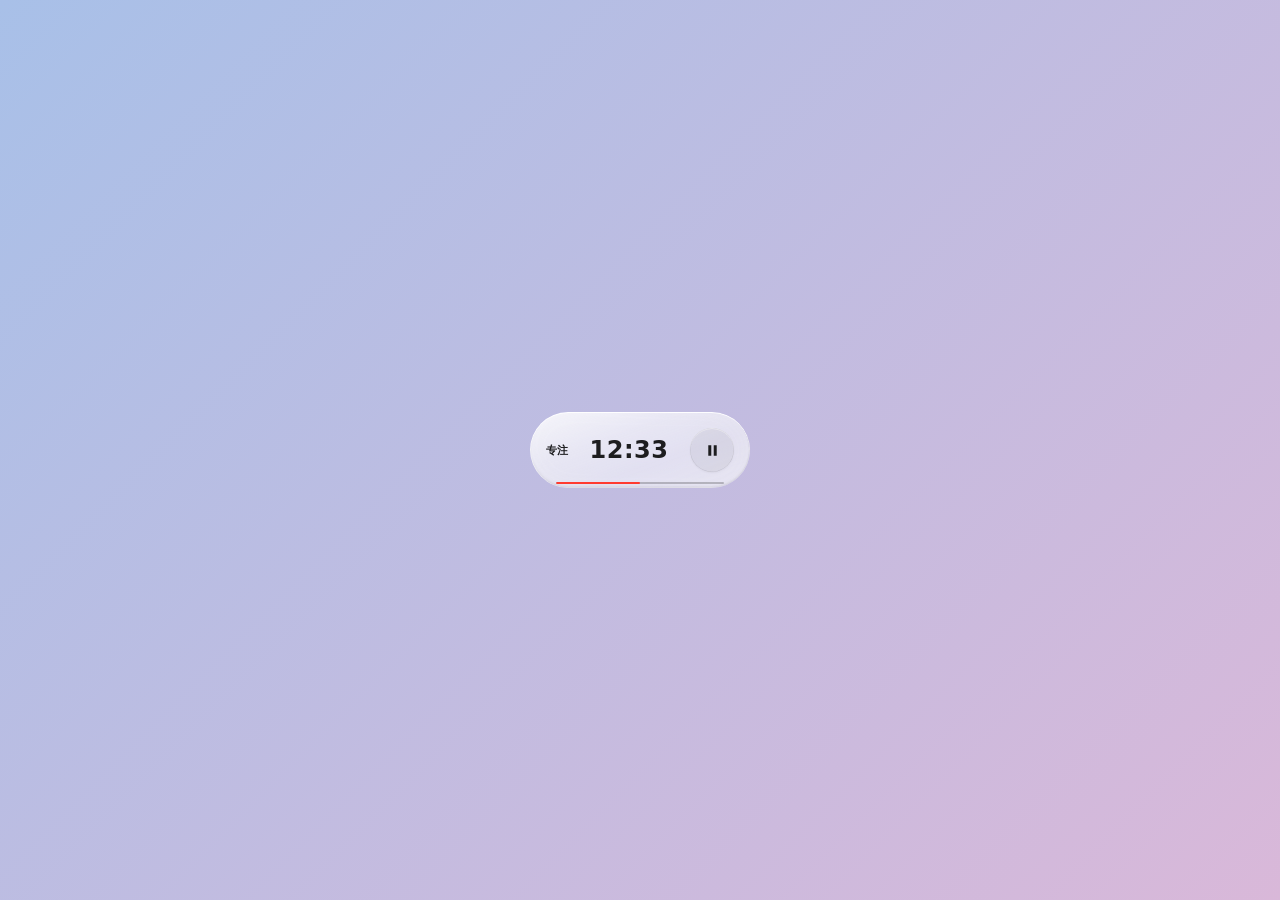
<file: index.html>
<!doctype html>
<html lang="zh-CN" data-theme="light" data-material="liquid_glass">
  <head>
    <meta charset="UTF-8" />
    <meta name="viewport" content="width=device-width, initial-scale=1.0" />
    <title>番茄钟</title>
    <script type="module" crossorigin src="./assets/main-Blt7ApOy.js"></script>
    <link rel="modulepreload" crossorigin href="./assets/menu-COn12ifz.js">
    <link rel="stylesheet" crossorigin href="./assets/menu-DURpn6do.css">
  </head>
  <body>
    <div id="app" class="app mini" data-phase="work">
      <!-- 迷你胶囊 -->
      <div id="pill" class="pill">
        <span id="pill-phase" class="pill-phase">专注</span>
        <span id="pill-time" class="pill-time" aria-live="polite" aria-atomic="true">25:00</span>
        <button id="btn-toggle-run" class="icon-btn" title="开始/暂停" aria-label="开始或暂停">
          <svg id="icon-play" viewBox="0 0 16 16" width="15" height="15"><path d="M4 2.5v11l9-5.5z" fill="currentColor"/></svg>
          <svg id="icon-pause" viewBox="0 0 16 16" width="15" height="15" style="display:none"><path d="M3.5 2.5h3.2v11H3.5zM9.3 2.5h3.2v11H9.3z" fill="currentColor"/></svg>
        </button>
        <!-- v11：胶囊底部 2px 进度条（snapshot remaining/total 驱动，前端不自算）；
             左右 26px inset = 胶囊底边平段弦长（半径38圆角外区域不可见） -->
        <div class="pill-progress" role="progressbar" aria-label="本阶段进度" aria-valuemin="0" aria-valuemax="100" aria-valuenow="0"><div id="pill-progress-bar"></div></div>
      </div>

      <!-- 展开面板 -->
      <div id="panel" class="panel">
        <header id="panel-head" class="panel-head">
          <div class="panel-timer">
            <div id="panel-phase" class="panel-phase">专注</div>
            <div id="panel-time" class="panel-time" aria-live="polite" aria-atomic="true">25:00</div>
            <p id="pause-note" class="pause-note" hidden></p>
            <div class="progress-track" role="progressbar" aria-label="本阶段进度" aria-valuemin="0" aria-valuemax="100" aria-valuenow="0"><div id="progress-bar" class="progress-bar"></div></div>
            <div id="cycle-dots" class="cycle-dots" aria-label="本组番茄进度"></div>
            <input id="focus-label" class="focus-label" type="text" maxlength="40" placeholder="正在做（可选）" aria-label="正在做" />
          </div>
        </header>

        <div class="controls">
          <button id="btn-primary" class="btn btn-primary">开始</button>
          <button id="btn-reset" class="btn">重置</button>
          <button id="btn-switch" class="btn btn-switch" title="跳过本阶段，本次不计入" aria-label="跳过本阶段，本次不计入">
            <span class="switch-label">跳过</span>
          </button>
        </div>

        <section class="stats">
          <div class="section-caption">统计</div>
          <div class="stat-cards">
            <div class="stat-card">
              <div id="stat-today-count" class="stat-num">0</div>
              <div class="stat-label">今日 / 目标</div>
            </div>
            <div class="stat-card">
              <div id="stat-today-min" class="stat-num">0</div>
              <div class="stat-label">专注分钟</div>
            </div>
            <div class="stat-card">
              <div id="stat-streak" class="stat-num">0</div>
              <div class="stat-label">连续天数</div>
            </div>
          </div>
          <div class="chart-head">
            <div class="seg-switch" role="group" aria-label="统计范围">
              <button id="range-week" class="seg-opt active">周</button>
              <button id="range-month" class="seg-opt">月</button>
            </div>
            <div class="chart-title-wrap">
              <button id="month-prev" class="month-nav" aria-label="上个月" hidden>‹</button>
              <span id="chart-title" class="chart-title">本周</span>
              <button id="month-next" class="month-nav" aria-label="下个月" hidden>›</button>
            </div>
            <div class="seg-switch" role="group" aria-label="统计单位">
              <button id="unit-count" class="seg-opt active">个数</button>
              <button id="unit-min" class="seg-opt">分钟</button>
            </div>
          </div>
          <div class="week-chart" id="week-chart" aria-label="本周每日番茄数"></div>
          <div class="month-chart" id="month-chart" aria-label="当月每日番茄热力" hidden></div>
        </section>

        <div class="panel-foot">
          <button id="btn-settings" class="foot-settings" type="button" aria-label="设置">设置</button>
          <button id="btn-collapse" class="collapse-btn" aria-label="收起">
            <svg viewBox="0 0 12 7" width="12" height="7"><path d="M1 6l5-5 5 5" fill="none" stroke="currentColor" stroke-width="1.6" stroke-linecap="round" stroke-linejoin="round"/></svg>
          </button>
        </div>

        <!-- 设置抽屉：从右滑入覆盖面板 -->
        <div id="drawer" class="drawer">
          <div class="drawer-head">
            <button id="btn-drawer-back" class="icon-btn" aria-label="返回">
              <svg viewBox="0 0 16 16" width="14" height="14"><path d="M10 3L5 8l5 5" fill="none" stroke="currentColor" stroke-width="1.8" stroke-linecap="round" stroke-linejoin="round"/></svg>
            </button>
            <span class="drawer-title">设置</span>
          </div>
          <section class="settings">
            <div class="section-caption">时长（分钟）</div>
            <div class="group-card">
              <div class="setting-row">
                <span>工作</span>
                <span class="stepper">
                  <button class="step-btn" data-step="work:-1" aria-label="减少工作时长">−</button>
                  <span class="stepper-val"><input id="input-work" type="number" inputmode="numeric" min="1" max="120" value="25" aria-label="工作时长（分钟）" /></span>
                  <button class="step-btn" data-step="work:1" aria-label="增加工作时长">+</button>
                </span>
              </div>
              <div class="setting-row">
                <span>短休息</span>
                <span class="stepper">
                  <button class="step-btn" data-step="short:-1" aria-label="减少短休息时长">−</button>
                  <span class="stepper-val"><input id="input-short" type="number" inputmode="numeric" min="1" max="60" value="5" aria-label="短休息时长（分钟）" /></span>
                  <button class="step-btn" data-step="short:1" aria-label="增加短休息时长">+</button>
                </span>
              </div>
              <div class="setting-row">
                <span>长休息</span>
                <span class="stepper">
                  <button class="step-btn" data-step="long:-1" aria-label="减少长休息时长">−</button>
                  <span class="stepper-val"><input id="input-long" type="number" inputmode="numeric" min="1" max="60" value="15" aria-label="长休息时长（分钟）" /></span>
                  <button class="step-btn" data-step="long:1" aria-label="增加长休息时长">+</button>
                </span>
              </div>
            </div>
            <div class="section-caption">循环 · 目标</div>
            <div class="group-card">
              <div class="setting-row">
                <span>长休间隔（个）</span>
                <span class="stepper">
                  <button class="step-btn" data-step="every:-1" aria-label="减少长休间隔">−</button>
                  <span class="stepper-val"><input id="input-every" type="number" inputmode="numeric" min="2" max="10" value="4" aria-label="长休间隔（个）" /></span>
                  <button class="step-btn" data-step="every:1" aria-label="增加长休间隔">+</button>
                </span>
              </div>
              <!-- 08-16：每日目标（默认 8 个）——周柱/月格刻度锚点 + 周图目标虚线；分钟口径自动换算=个数×工作时长。
                   并入循环卡不设独立节：回到 v11 布局不动点（386px < 可用 401px），免滚动免加高 -->
              <div class="setting-row">
                <span>每日目标（个）</span>
                <span class="stepper">
                  <button class="step-btn" data-step="goal:-1" aria-label="减少每日目标">−</button>
                  <span class="stepper-val"><input id="input-goal" type="number" inputmode="numeric" min="1" max="20" value="8" aria-label="每日目标（个）" /></span>
                  <button class="step-btn" data-step="goal:1" aria-label="增加每日目标">+</button>
                </span>
              </div>
              <div class="setting-row toggle-row">
                <span>自动开始下一阶段</span>
                <button id="toggle-auto-start" class="toggle" role="switch" aria-checked="false" aria-label="自动开始下一阶段">
                  <span class="toggle-knob"></span>
                </button>
              </div>
              <div class="setting-row export-row">
                <span id="export-label">导出统计</span>
                <button id="btn-export" type="button" aria-labelledby="export-label">导出</button>
                <p id="export-path" class="export-path" hidden></p>
              </div>
              <div class="setting-row toggle-row">
                <span>完成提示音</span>
                <button id="toggle-sound" class="toggle on" role="switch" aria-checked="true" aria-label="完成提示音">
                  <span class="toggle-knob"></span>
                </button>
              </div>
            </div>
            <div class="section-caption">外观</div>
            <div class="group-card">
              <div class="setting-row theme-row">
                <span>主题</span>
                <div class="theme-switch" role="group" aria-label="主题">
                  <button data-theme-opt="light" class="theme-opt active">浅色</button>
                  <button data-theme-opt="dark" class="theme-opt">深色</button>
                </div>
              </div>
              <div class="setting-row material-row">
                <span>材质</span>
                <div class="theme-switch" role="group" aria-label="材质">
                  <button data-material-opt="classic" class="material-opt">经典</button>
                  <button data-material-opt="liquid_glass" class="material-opt active">液态玻璃</button>
                </div>
              </div>
              <!-- 08-16 v16：三阶段自定义配色；v16b 色块点击弹自绘 iOS 风色盘（方块+彩虹条+HEX），
                   行内色号框直接输入，「默认」恢复主题默认色；None 不落 config -->
              <div class="setting-row color-row">
                <span>专注色</span>
                <span class="color-ctl">
                  <button class="color-swatch" data-color="work" aria-label="专注色色盘"></button>
                  <input type="text" class="color-hex" data-color="work" value="#ff3b30" maxlength="7" spellcheck="false" aria-label="专注色色号">
                  <button class="color-reset" data-color="work" title="恢复默认">默认</button>
                </span>
              </div>
              <div class="setting-row color-row">
                <span>休息色</span>
                <span class="color-ctl">
                  <button class="color-swatch" data-color="short_break" aria-label="休息色色盘"></button>
                  <input type="text" class="color-hex" data-color="short_break" value="#34c759" maxlength="7" spellcheck="false" aria-label="休息色色号">
                  <button class="color-reset" data-color="short_break" title="恢复默认">默认</button>
                </span>
              </div>
              <div class="setting-row color-row">
                <span>长休色</span>
                <span class="color-ctl">
                  <button class="color-swatch" data-color="long_break" aria-label="长休色色盘"></button>
                  <input type="text" class="color-hex" data-color="long_break" value="#0a84ff" maxlength="7" spellcheck="false" aria-label="长休色色号">
                  <button class="color-reset" data-color="long_break" title="恢复默认">默认</button>
                </span>
              </div>
            </div>
            <!-- v11：快捷键改键（单行分组卡无标题=既有拍板先例）；键帽点击即录，× 一键关闭 -->
            <div class="group-card">
              <div class="setting-row hotkey-row">
                <span>快捷键</span>
                <span class="hotkey-ctl">
                  <button id="hotkey-cap" class="hotkey-cap" title="点击录制新快捷键">…</button>
                  <button id="hotkey-off" class="hotkey-off" title="关闭快捷键" aria-label="关闭快捷键">
                    <svg viewBox="0 0 10 10" width="9" height="9"><path d="M1 1l8 8M9 1l-8 8" stroke="currentColor" stroke-width="1.4" stroke-linecap="round"/></svg>
                  </button>
                </span>
              </div>
            </div>
          </section>
          <!-- v16b 自绘 iOS 风色盘（抽屉内浮层）：上部饱和度×明度方块、下部彩虹色相条、
               底部 HEX+完成；三行共用，点色块打开并锚定该阶段 -->
          <div class="color-pop" hidden>
            <div class="cp-sv"><div class="cp-dot"></div></div>
            <div class="cp-hue"><div class="cp-hue-dot"></div></div>
            <div class="cp-foot">
              <input class="cp-hex" maxlength="7" spellcheck="false" aria-label="色号">
              <button class="cp-done">完成</button>
            </div>
          </div>
        </div>
      </div>
    </div>

    <!-- 右键菜单（自绘苹果风，主题跟随 CSS 变量） -->
    <div id="ctx-menu" class="ctx-menu" role="menu" aria-hidden="true">
      <button id="ctx-toggle" class="ctx-item" role="menuitem">开始</button>
      <button id="ctx-reset" class="ctx-item" role="menuitem">重置</button>
      <button id="ctx-settings" class="ctx-item" role="menuitem">设置…</button>
      <button id="ctx-autostart" class="ctx-item" role="menuitemcheckbox" aria-checked="false">开机自启</button>
      <button id="ctx-quit" class="ctx-item" role="menuitem">退出</button>
    </div>
  </body>
</html>
</file>
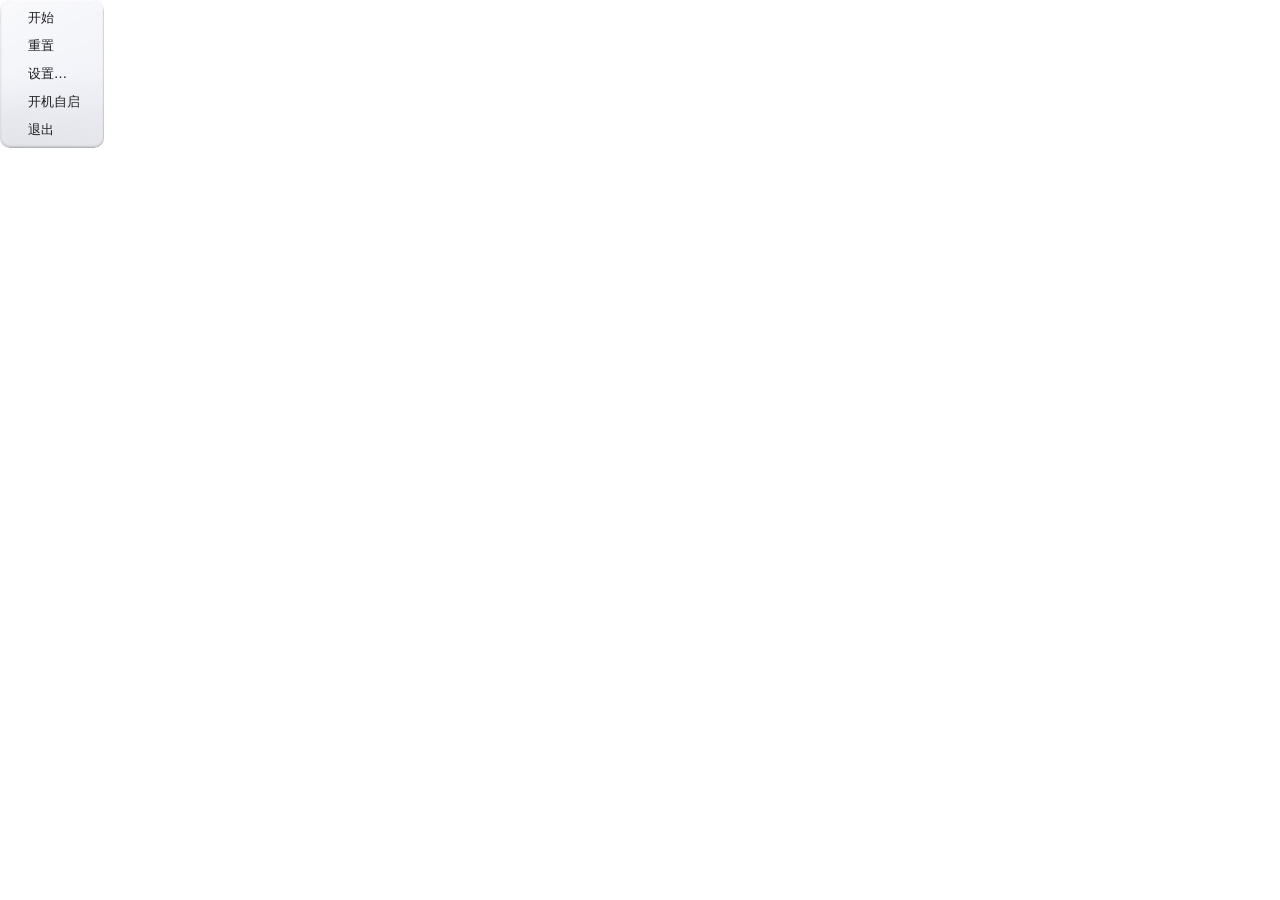
<file: tray-menu.html>
<!doctype html>
<html lang="zh-CN" data-theme="light" data-material="liquid_glass">
  <head>
    <meta charset="UTF-8" />
    <meta name="viewport" content="width=device-width, initial-scale=1.0" />
    <title>番茄钟菜单</title>
    <script type="module" crossorigin src="./assets/traymenu-_OBBtCHT.js"></script>
    <link rel="modulepreload" crossorigin href="./assets/menu-COn12ifz.js">
    <link rel="stylesheet" crossorigin href="./assets/menu-DURpn6do.css">
  </head>
  <body class="tray-menu-page">
    <!-- 复用应用内 ctx-menu 苹果风；四项：开始/暂停（动态文案）、设置…、开机自启✓、退出 -->
    <div id="tray-menu" class="ctx-menu open" role="menu" aria-label="托盘菜单">
      <button id="tm-toggle" class="ctx-item" role="menuitem">开始</button>
      <button id="tm-reset" class="ctx-item" role="menuitem">重置</button>
      <button id="tm-settings" class="ctx-item" role="menuitem">设置…</button>
      <button id="tm-autostart" class="ctx-item" role="menuitemcheckbox" aria-checked="false">开机自启</button>
      <button id="tm-quit" class="ctx-item" role="menuitem">退出</button>
    </div>
  </body>
</html>
</file>
<file: assets/menu-DURpn6do.css>
:root{color-scheme:light;--font: -apple-system, BlinkMacSystemFont, "SF Pro Text", "Segoe UI", "PingFang SC", "Microsoft YaHei", system-ui, sans-serif;--bg: #f4f4f8;--bg-solid: #f5f5f7;--surface: rgba(255, 255, 255, .92);--surface-strong: #ffffff;--hairline: rgba(0, 0, 0, .1);--text: #1d1d1f;--text-secondary: #6e6e73;--text-tertiary: #5c5c61;--break-text: #0b7a32;--long-text: #0055b3;--on-phase: #1d1d1f;--separator: rgba(0, 0, 0, .08);--shadow: 0 8px 28px rgba(0, 0, 0, .14), 0 1px 4px rgba(0, 0, 0, .08);--accent: #0071e3;--accent-text: #ffffff;--btn-secondary: #dcdce2;--bar-empty: rgba(0, 0, 0, .18);--input-bg: rgba(120, 120, 128, .18);--track: rgba(120, 120, 128, .16);--scrollbar-thumb: rgb(0 0 0 / 50%);--scrollbar-thumb-hover: rgb(0 0 0 / 66%);--scrollbar-thumb-active: rgb(0 0 0 / 78%);--progress-track: rgba(0, 0, 0, .22);--segment-active: #ffffff;--btn-primary-bg: #1d1d1f;--btn-primary-text: #ffffff;--work: #ff3b30;--work-text: #d70015;--work-soft: rgba(255, 59, 48, .12);--break: #34c759;--break-soft: rgba(52, 199, 89, .14);--long: #0a84ff;--long-soft: rgba(10, 132, 255, .12);--radius-panel: 22px;--radius-card: 14px;--spring: cubic-bezier(.32, .72, 0, 1);--spring-gentle: cubic-bezier(.25, 1, .5, 1);--ios-smooth: linear(0 0%, .0995 6%, .2864 13%, .472 19%, .6256 25%, .7423 31%, .8263 38%, .8848 44%, .9246 50%, .9511 56%, .9686 63%, .98 69%, .9873 75%, .992 81%, .995 88%, .9968 94%, .998 100%);--dur-smooth: .57s;--dur-morph: .45s}[data-theme=dark]{color-scheme:dark;--bg: #1c1c1e;--bg-solid: #1c1c1e;--surface: rgba(58, 58, 60, .9);--surface-strong: #2c2c2e;--hairline: rgba(255, 255, 255, .2);--text: #f5f5f7;--text-secondary: #adaeb2;--text-tertiary: #aeaeb2;--on-phase: #1d1d1f;--separator: rgba(255, 255, 255, .1);--shadow: 0 8px 28px rgba(0, 0, 0, .5), 0 1px 4px rgba(0, 0, 0, .3);--accent: #0a84ff;--btn-secondary: #454547;--bar-empty: rgba(255, 255, 255, .22);--input-bg: rgba(120, 120, 128, .22);--track: rgba(120, 120, 128, .36);--scrollbar-thumb: rgb(255 255 255 / 50%);--scrollbar-thumb-hover: rgb(255 255 255 / 72%);--scrollbar-thumb-active: rgb(255 255 255 / 84%);--progress-track: rgba(255, 255, 255, .2);--segment-active: #636366;--btn-primary-bg: rgba(255, 255, 255, .92);--btn-primary-text: #1d1d1f;--work: #ff453a;--work-text: #ffa49e;--work-soft: rgba(255, 69, 58, .18);--break: #30d158;--break-text: #3ee56a;--break-soft: rgba(48, 209, 88, .16);--long: #64d2ff;--long-text: #7ad8ff;--long-soft: rgba(100, 210, 255, .16)}*{margin:0;padding:0;box-sizing:border-box}html,body{font-family:var(--font);color:var(--text);background:transparent;overflow:hidden;user-select:none;-webkit-user-select:none;font-feature-settings:"tnum"}input,textarea{user-select:text;-webkit-user-select:text}button:focus-visible,input:focus-visible{outline:2px solid var(--accent);outline-offset:2px}.app{position:fixed;left:0;top:0;width:220px;height:76px;background:var(--bg);-webkit-backdrop-filter:blur(56px) saturate(1.8);backdrop-filter:blur(56px) saturate(1.8);box-shadow:inset 0 0 0 .5px var(--hairline);overflow:hidden}.app.mini{border-radius:999px}.app.expanded{border-radius:var(--radius-panel)}.pill{position:absolute;left:0;top:0;width:220px;height:76px;display:flex;align-items:center;gap:10px;padding:0 16px;cursor:default;opacity:1;visibility:visible;transition:opacity .18s ease-out .13s,visibility 0s}.app.expanded .pill{opacity:0;visibility:hidden;pointer-events:none;transition:opacity .12s ease-out,visibility 0s .12s}.phase-dot{width:6px;height:6px;border-radius:50%;background:var(--work);opacity:.6;flex-shrink:0;margin-top:1px;transition:background-color .4s ease}.app[data-phase=work] .phase-dot{background:var(--work)}.app[data-phase=short_break] .phase-dot{background:var(--break)}.app[data-phase=long_break] .phase-dot{background:var(--long)}.pill-phase{font-size:11px;font-weight:600;color:var(--text);flex-shrink:0;transition:none}.app[data-phase=short_break] .pill-phase,.app[data-phase=long_break] .pill-phase{color:var(--text)}[data-custom-phase] .pill-phase{color:var(--work-text, var(--text))}[data-custom-phase] .app[data-phase=short_break] .pill-phase{color:var(--break-text, var(--text))}[data-custom-phase] .app[data-phase=long_break] .pill-phase{color:var(--long-text, var(--text))}.pill-time{flex:1;font-size:24px;font-weight:600;letter-spacing:.02em;font-variant-numeric:tabular-nums;color:var(--text);text-align:center}.app[data-status=paused] .pill-time,.app[data-status=paused] .panel-time{opacity:.65}.pill-progress{position:absolute;left:26px;right:26px;bottom:4px;height:2px;border-radius:999px;background:var(--progress-track);overflow:hidden;pointer-events:none}#pill-progress-bar{height:100%;width:0%;border-radius:999px;background:var(--work);transition:width .3s linear,background-color .4s ease}.app[data-phase=short_break] #pill-progress-bar{background:var(--break)}.app[data-phase=long_break] #pill-progress-bar{background:var(--long)}.icon-btn{width:44px;height:44px;border-radius:50%;border:none;display:grid;place-items:center;background:var(--btn-secondary);color:var(--text);cursor:pointer;flex-shrink:0;transition:filter .18s ease,opacity .15s ease}[data-theme=dark] .icon-btn{color:#ffffffd9}.icon-btn:hover{filter:brightness(.94)}.icon-btn:active{filter:brightness(.86)}[data-theme=dark] .icon-btn:hover{filter:brightness(1.18)}[data-theme=dark] .icon-btn:active{filter:brightness(.82)}.panel{position:absolute;left:0;top:0;width:340px;height:467px;display:flex;flex-direction:column;padding:18px 18px 6px;gap:10px;opacity:1;visibility:hidden;pointer-events:none;transition:visibility 0s linear .5s}.app.expanded .panel{visibility:visible;pointer-events:auto;transition:visibility 0s linear}.panel>:not(.panel-head):not(.drawer),.panel-phase,.progress-track,.cycle-dots{opacity:0}.panel>:not(.panel-head):not(.drawer){transition:opacity .1s var(--ios-smooth)}.panel-phase,.progress-track,.cycle-dots{transition:opacity .12s var(--ios-smooth)}.app.expanded .panel>:not(.panel-head):not(.drawer){opacity:1;transition:opacity .42s var(--ios-smooth) .14s}.app.expanded .panel-phase,.app.expanded .progress-track,.app.expanded .cycle-dots{opacity:1;transition:opacity .46s var(--ios-smooth) .06s}.panel-head{text-align:center;cursor:grab;position:relative}.focus-label{width:100%;margin:8px 0 0;border:none;background:transparent;color:var(--text-secondary);font:inherit;font-size:13px;text-align:center;outline:none;pointer-events:auto;cursor:text}.focus-label::placeholder{color:var(--text-tertiary)}.export-row{flex-wrap:wrap;gap:8px}#btn-export{flex:0 0 auto;padding:3px 12px;border:none;border-radius:8px;background:var(--input-bg);color:var(--text);font-family:var(--font);font-size:13px;font-weight:600;cursor:pointer;transition:filter .18s ease,background-color .2s ease}#btn-export:hover{filter:brightness(.94)}#btn-export:active{filter:brightness(.86)}[data-theme=dark] #btn-export:hover{filter:brightness(1.16)}[data-theme=dark] #btn-export:active{filter:brightness(.84)}.export-path{flex-basis:100%;margin:0;font-size:12px;line-height:1.35;color:var(--text-secondary);overflow-wrap:anywhere}[data-theme=dark] .export-path,[data-theme=dark] .stat-label,[data-theme=dark] .section-caption,[data-theme=dark] .chart-title,[data-theme=dark] .week-day,[data-theme=dark] .focus-label,[data-theme=dark] .pause-note{color:#c7c7cc}.focus-label:focus,.focus-label:focus-visible{outline:none;box-shadow:none;caret-color:var(--accent);color:var(--text)}.pause-note{margin:-4px 0 8px;font-size:13px;font-weight:500;line-height:1.3;color:var(--text-secondary);text-align:center}.settings,.drawer-title,.section-caption,.setting-row{text-align:left}.panel-timer,.panel-phase,.panel-time,.progress-track{pointer-events:none}.panel-phase{font-size:13px;font-weight:600;letter-spacing:.08em;margin-bottom:6px;color:var(--text);transition:opacity .12s var(--ios-smooth)}.app.expanded .panel-phase{transition:opacity .46s var(--ios-smooth) .06s}.app[data-phase=short_break] .panel-phase,.app[data-phase=long_break] .panel-phase{color:var(--text)}[data-custom-phase] .panel-phase{color:var(--work-text, var(--text))}[data-custom-phase] .app[data-phase=short_break] .panel-phase{color:var(--break-text, var(--text))}[data-custom-phase] .app[data-phase=long_break] .panel-phase{color:var(--long-text, var(--text))}.panel-time{font-size:56px;font-weight:600;letter-spacing:-.03em;font-variant-numeric:tabular-nums;line-height:1.15;margin:0 0 10px}.progress-track{height:5px;border-radius:999px;background:var(--progress-track);overflow:hidden}.progress-bar{height:100%;width:0%;min-width:5px;border-radius:999px;background:var(--work);transition:width .3s linear,background-color .4s ease}.app[data-phase=short_break] .progress-bar{background:var(--break)}.app[data-phase=long_break] .progress-bar{background:var(--long)}.cycle-dots{display:flex;justify-content:center;gap:9px;margin-top:10px;min-height:6px;pointer-events:none}.cycle-dot{width:6px;height:6px;border-radius:50%;border:1.5px solid var(--text-secondary);opacity:.85;transition:background-color .3s ease,border-color .3s ease,opacity .3s ease}.cycle-dot.lit{border-color:transparent;opacity:1;background:var(--work)}.app[data-phase=short_break] .cycle-dot.lit{background:var(--break)}.app[data-phase=long_break] .cycle-dot.lit{background:var(--long)}.cycle-dot.current{opacity:1;border:none;background:linear-gradient(90deg,var(--work) 50%,var(--progress-track) 50%)}.app[data-phase=short_break] .cycle-dot.current{background:linear-gradient(90deg,var(--break) 50%,var(--progress-track) 50%)}.app[data-phase=long_break] .cycle-dot.current{background:linear-gradient(90deg,var(--long) 50%,var(--progress-track) 50%)}.controls{display:flex;gap:8px}.btn{flex:1;height:36px;padding:0;border:none;border-radius:12px;font-family:var(--font);font-size:14px;font-weight:500;background:var(--btn-secondary);color:var(--text);cursor:pointer;transition:filter .18s ease,background-color .2s ease}[data-theme=dark] .btn{color:#ffffffd9}[data-theme=dark] .btn-primary{color:var(--on-phase)}.btn:hover{filter:brightness(.96)}.btn:active{filter:brightness(.88);transition-duration:.06s}[data-theme=dark] .btn:hover{filter:brightness(1.15)}[data-theme=dark] .btn:active{filter:brightness(.85)}.btn-primary{background:var(--work);color:var(--on-phase);font-weight:600}.app[data-phase=short_break] .btn-primary{background:var(--break)}.app[data-phase=long_break] .btn-primary{background:var(--long)}.stat-cards{display:flex;gap:8px}.stat-card{flex:1;background:var(--surface);border-radius:var(--radius-card);padding:12px 6px 10px;text-align:center;box-shadow:0 1px 2px #00000008}.stat-num{font-size:24px;font-weight:600;font-variant-numeric:tabular-nums;line-height:1.2}.stat-label{font-size:11px;color:var(--text-secondary);margin-top:2px}.week-chart{display:flex;align-items:flex-end;justify-content:space-between;gap:6px;height:72px;margin-top:4px;padding:10px 12px 8px;background:var(--surface);border-radius:var(--radius-card);position:relative}.chart-caption{position:absolute;top:7px;left:12px;font-size:10px;color:var(--text-tertiary);letter-spacing:.02em}.week-chart:after{content:"";position:absolute;left:12px;right:12px;bottom:26px;height:1px;background:var(--separator)}.week-col{flex:1;display:flex;flex-direction:column;align-items:center;gap:0;height:100%;justify-content:flex-end}.week-track{width:100%;max-width:22px;height:40px;border-radius:5px 5px 0 0;background:var(--track);display:flex;align-items:flex-end;overflow:hidden}.week-track.empty{height:4px;border-radius:999px}.week-track.has-data{background:transparent}.week-bar{width:100%;border-radius:5px 5px 0 0;background:var(--work);opacity:.85;height:0;transition:height .5s var(--spring-gentle),opacity .3s ease}.week-col.today .week-bar{opacity:1}.week-col.today .week-day{color:var(--text);font-weight:600}.chart-head{display:flex;align-items:center;justify-content:space-between;margin-top:8px;padding:2px 0 6px}.chart-title-wrap{flex:1;display:flex;align-items:center;justify-content:center;gap:2px}.chart-title{font-size:12px;color:var(--text-tertiary);letter-spacing:.02em}.seg-switch{display:flex;background:var(--separator);border-radius:7px;padding:2px;gap:2px}.chart-head .seg-switch{width:88px;flex:none}.seg-opt{border:none;background:transparent;padding:2px 8px;border-radius:5px;font-family:var(--font);font-size:11px;color:#5c5c61;cursor:pointer;transition:background-color .25s ease,color .25s ease}.chart-head .seg-opt{flex:1;text-align:center}.seg-opt.active{background:var(--segment-active);color:var(--text);font-weight:600;box-shadow:0 1px 3px #0000001f}[data-theme=dark] .seg-opt{color:#c7c7cc}[data-theme=dark] .seg-opt.active{color:var(--text);box-shadow:0 1px 3px #00000059,inset 0 0 0 .5px #ffffff29}.month-nav{border:none;background:transparent;color:var(--text-secondary);font-family:var(--font);font-size:14px;width:18px;height:18px;border-radius:5px;cursor:pointer;display:grid;place-items:center;padding:0 0 1px}.month-nav:hover{background:var(--separator);color:var(--text)}.month-nav:disabled{opacity:.3;cursor:default}.month-nav:disabled:hover{background:transparent;color:var(--text-tertiary)}.week-chart[hidden],.month-chart[hidden],.month-nav[hidden]{display:none}.month-chart{display:grid;grid-template-columns:repeat(7,1fr);grid-auto-rows:1fr;gap:2px;height:72px;margin-top:4px;padding:7px 12px;background:var(--surface);border-radius:var(--radius-card)}.month-cell{border-radius:2.5px;background:var(--work)}.month-pad{border-radius:2.5px;background:var(--track);opacity:.12}.month-cell[data-level="0"]{background:var(--track);opacity:.5}.month-cell[data-level="1"]{opacity:.35}.month-cell[data-level="2"]{opacity:.55}.month-cell[data-level="3"]{opacity:.78}.month-cell[data-level="4"]{opacity:1}.month-cell.today{box-shadow:inset 0 0 0 1px var(--text-secondary)}.week-day{font-size:10px;color:var(--text-tertiary);margin-top:6px}.goal-line{position:absolute;left:12px;right:12px;height:0;border-top:1.5px dashed var(--text-tertiary);opacity:.65;pointer-events:none;z-index:1}.settings{display:flex;flex-direction:column;background:var(--surface);border-radius:var(--radius-card);overflow:hidden}.setting-row{display:flex;align-items:center;justify-content:space-between;padding:10px 14px;font-size:13px}.setting-row{position:relative}.setting-row+.setting-row:before{content:"";position:absolute;top:0;left:14px;right:0;height:.5px;background:var(--hairline)}.section-caption{font-size:12px;color:var(--text-tertiary);padding:2px 14px 6px;letter-spacing:.02em}.stepper{display:inline-flex;align-items:center;gap:2px;background:var(--input-bg);border-radius:999px;padding:2px 3px}.stepper-val{display:inline-flex;align-items:center;gap:3px;font-size:13px;color:var(--text);padding:0 7px;margin:0 1px;border-left:.5px solid var(--separator);border-right:.5px solid var(--separator)}.stepper-val input{width:30px;padding:2px 0;border:none;background:transparent;color:var(--text);font-family:var(--font);font-size:13px;text-align:center;font-variant-numeric:tabular-nums;outline:none;-webkit-appearance:none;appearance:none;-moz-appearance:textfield}.stepper-val input::-webkit-inner-spin-button,.stepper-val input::-webkit-outer-spin-button{-webkit-appearance:none;margin:0}.step-btn{width:44px;height:44px;border-radius:50%;border:none;background:transparent;color:var(--text);font-size:13px;font-weight:600;line-height:1;display:grid;place-items:center;cursor:pointer;padding:0;transition:background-color .2s ease,color .2s ease}.step-btn:hover{background:var(--separator);color:var(--text)}.step-btn:active{background:var(--input-bg);color:var(--text)}.setting-input{color:var(--text-secondary);display:inline-flex;align-items:center;gap:6px}.setting-input input{width:40px;padding:3px 6px;border:none;border-radius:7px;background:var(--input-bg);color:var(--text);font-family:var(--font);font-size:13px;text-align:center;font-variant-numeric:tabular-nums;outline:none;transition:box-shadow .2s ease}.setting-input input:focus{box-shadow:0 0 0 2.5px var(--accent)}.stepper-val input:focus{box-shadow:none;background:var(--separator);border-radius:5px}.theme-switch{display:flex;background:var(--separator);border-radius:8px;padding:2px;gap:2px}.theme-opt,.material-opt{border:none;background:transparent;padding:3px 12px;border-radius:6px;font-family:var(--font);font-size:12px;color:#5c5c61;cursor:pointer;transition:background-color .25s ease,color .25s ease}.theme-opt.active,.material-opt.active{background:var(--segment-active);color:var(--text);font-weight:600;box-shadow:0 1px 3px #0000001f}[data-theme=dark] .theme-opt,[data-theme=dark] .material-opt{color:#c7c7cc}[data-theme=dark] .theme-opt.active,[data-theme=dark] .material-opt.active{color:var(--text);box-shadow:0 1px 3px #00000059,inset 0 0 0 .5px #ffffff29}.drawer .theme-switch{width:136px}.drawer .theme-opt,.drawer .material-opt{flex:1;padding:3px 6px;text-align:center}.color-ctl{display:inline-flex;align-items:center;gap:6px}.color-swatch{width:26px;height:20px;border:none;border-radius:6px;flex-shrink:0;cursor:pointer;padding:0;box-shadow:inset 0 0 0 .5px var(--hairline);transition:filter .18s ease}.color-swatch:hover{filter:brightness(1.08)}.color-swatch:active{filter:brightness(.9)}.color-hex{width:64px;padding:3px 6px;border:none;border-radius:7px;background:var(--input-bg);color:var(--text);font-family:var(--font);font-size:13px;text-align:center;text-transform:lowercase;font-variant-numeric:tabular-nums;outline:none;transition:box-shadow .2s ease}.color-hex:focus{box-shadow:0 0 0 2.5px var(--accent)}.color-hex.error{box-shadow:0 0 0 2.5px var(--work)}.color-reset{border:none;background:transparent;color:var(--text-secondary);font-family:var(--font);font-size:12px;padding:2px 5px;border-radius:5px;cursor:pointer;transition:background-color .2s ease,color .2s ease,opacity .2s ease}.color-reset:hover{background:var(--separator);color:var(--text)}.color-reset.default{opacity:.4;cursor:default}.color-reset.default:hover{background:transparent;color:var(--text-secondary)}.color-pop{position:absolute;left:50%;top:44%;transform:translate(-50%,-50%);width:248px;padding:12px;background:var(--surface-strong);-webkit-backdrop-filter:blur(30px) saturate(1.8);backdrop-filter:blur(30px) saturate(1.8);border-radius:14px;box-shadow:var(--shadow),inset 0 0 0 .5px var(--hairline);display:flex;flex-direction:column;gap:12px;z-index:30}.color-pop[hidden]{display:none}.color-pop:not([hidden]){animation:cp-pop .42s var(--ios-smooth)}@keyframes cp-pop{0%{opacity:0;transform:translate(-50%,-50%) scale(.96)}}.cp-sv{position:relative;height:148px;border-radius:10px;cursor:none;touch-action:none;background:linear-gradient(to top,#000,#0000),linear-gradient(to right,#fff,hsl(var(--cp-h, 0) 100% 50%))}.cp-hue{position:relative;height:12px;border-radius:999px;cursor:none;touch-action:none;background:linear-gradient(to right,red,#ff0 17%,#0f0 33%,#0ff,#00f 67%,#f0f 83%,red)}.cp-dot,.cp-hue-dot{position:absolute;width:14px;height:14px;border-radius:50%;border:2px solid #fff;box-shadow:0 1px 3px #00000059;transform:translate(-50%,-50%);pointer-events:none}.cp-dot{background:var(--cp-sv-color, transparent)}.cp-hue-dot{background:var(--cp-hue-color, transparent)}.cp-hue-dot{top:50%}.cp-foot{display:flex;align-items:center;gap:8px}.cp-hex{flex:1;text-align:left;padding-left:10px}.cp-done{border:none;border-radius:8px;padding:5px 14px;font-family:var(--font);font-size:13px;font-weight:600;background:var(--cp-hue-color, var(--work));color:var(--on-phase);cursor:pointer;flex-shrink:0;transition:filter .18s ease}.cp-done:hover{filter:brightness(1.08)}.cp-done:active{filter:brightness(.9)}.collapse-btn{border:none;background:var(--btn-secondary);color:var(--text);font-family:var(--font);font-size:12px;width:44px;height:22px;border-radius:999px;align-self:center;cursor:pointer;display:grid;place-items:center;transition:color .2s ease,filter .18s ease}.collapse-btn:hover{color:var(--text);filter:brightness(.94)}[data-theme=dark] .collapse-btn:hover{filter:brightness(1.22)}.switch-label{font-size:13px}.panel-foot{display:flex;align-items:center;justify-content:center;gap:8px;flex-shrink:0}.foot-settings{-moz-appearance:none;appearance:none;-webkit-appearance:none;height:22px;padding:0 6px;border:none;border-radius:6px;background:transparent;color:var(--text);font-family:var(--font);font-size:13px;font-weight:500;line-height:22px;cursor:pointer;flex:0 0 auto}.foot-settings:hover{background:var(--separator)}.ctx-menu{position:fixed;left:0;top:0;width:max-content;min-width:76px;padding:4px;background:var(--surface);-webkit-backdrop-filter:blur(30px) saturate(1.8);backdrop-filter:blur(30px) saturate(1.8);border-radius:10px;box-shadow:var(--shadow),inset 0 0 0 .5px var(--hairline);z-index:50;opacity:0;visibility:hidden;transform:scale(.96);transition:opacity .12s var(--ios-smooth),transform .18s var(--ios-smooth),visibility 0s linear .18s}.ctx-menu.open{opacity:1;visibility:visible;transform:scale(1);transition:opacity .32s var(--ios-smooth),transform .42s var(--ios-smooth),visibility 0s linear}.ctx-item{display:block;width:100%;white-space:nowrap;padding:5px 20px 5px 24px;border:none;border-radius:6px;background:transparent;font-family:var(--font);font-size:13px;color:var(--text);text-align:left;cursor:pointer;position:relative;transition:background-color .12s ease,color .12s ease}.ctx-item.checked:before{content:"✓";position:absolute;left:8px;font-size:11px}.ctx-item:hover{background:#0071e3;color:#fff}.drawer{position:absolute;top:0;right:0;bottom:0;left:0;background:var(--bg-solid);display:flex;flex-direction:column;padding:14px 18px;gap:6px;transform:translate(100%);opacity:0;visibility:hidden;pointer-events:none;transition:transform var(--dur-smooth) var(--ios-smooth),visibility 0s linear var(--dur-smooth);z-index:20}.app.drawer-open .drawer{transform:translate(0);opacity:1;visibility:visible;pointer-events:auto;transition:transform var(--dur-smooth) var(--ios-smooth),visibility 0s linear 0s}.drawer-head{display:flex;align-items:center;gap:8px;margin-bottom:4px}.drawer-title{font-size:16px;font-weight:600}.drawer .settings{background:transparent;flex:1;min-height:0;justify-content:flex-start;gap:3px;overflow-y:auto;overscroll-behavior:contain;--scrollbar-size: 11px;margin-right:calc(var(--scrollbar-size) * -1);width:calc(100% + var(--scrollbar-size));scrollbar-gutter:stable;border-radius:0}@supports not selector(::-webkit-scrollbar){.drawer .settings{scrollbar-width:thin;scrollbar-color:var(--scrollbar-thumb) transparent}}.drawer .settings::-webkit-scrollbar{width:var(--scrollbar-size);height:var(--scrollbar-size);background:transparent}.drawer .settings::-webkit-scrollbar-button{width:0;height:0;display:none}.drawer .settings::-webkit-scrollbar-track,.drawer .settings::-webkit-scrollbar-corner{background:transparent}.drawer .settings::-webkit-scrollbar-thumb{background-color:var(--scrollbar-thumb);border:2px solid transparent;border-radius:999px;background-clip:padding-box}.drawer .settings::-webkit-scrollbar-thumb:hover{background-color:var(--scrollbar-thumb-hover);border-width:1px}.drawer .settings::-webkit-scrollbar-thumb:active{background-color:var(--scrollbar-thumb-active);border-width:1px}.drawer .settings>*{flex-shrink:0}.group-card{background:var(--surface);border-radius:var(--radius-card);overflow:hidden}.drawer .setting-row{padding:7px 14px}.drawer .setting-row+.setting-row:before{display:none}.drawer .group-card .setting-row+.setting-row:before{display:block}.drawer .section-caption{padding-top:4px;padding-left:2px}.toggle{width:36px;height:22px;border-radius:999px;border:none;background:var(--input-bg);position:relative;cursor:pointer;padding:0;transition:background-color .25s ease;flex-shrink:0}.toggle-knob{position:absolute;top:2px;left:2px;width:18px;height:18px;border-radius:50%;background:#fff;box-shadow:0 1px 3px #00000040;transition:transform .25s var(--spring)}.toggle.on{background:var(--break)}.toggle.on .toggle-knob{transform:translate(14px)}.hotkey-ctl{display:inline-flex;align-items:center;gap:6px}.hotkey-cap{font-family:var(--font);font-size:12px;font-weight:500;padding:3px 9px;border:none;border-radius:6px;background:var(--input-bg);color:var(--text);cursor:pointer;letter-spacing:.02em;transition:filter .18s ease,background-color .2s ease,color .2s ease}.hotkey-cap:hover{filter:brightness(.94)}[data-theme=dark] .hotkey-cap:hover{filter:brightness(1.18)}.hotkey-cap.recording{background:var(--accent);color:#fff}.hotkey-cap.error{background:var(--work);color:#fff}.hotkey-cap.off{color:var(--text-tertiary)}[data-theme=dark] .hotkey-cap.off{color:#c7c7cc}.hotkey-off{width:18px;height:18px;border-radius:50%;border:none;display:grid;place-items:center;padding:0;background:var(--input-bg);color:var(--text-secondary);cursor:pointer;transition:filter .18s ease}.hotkey-off:hover{filter:brightness(.9)}[data-theme=dark] .hotkey-off:hover{filter:brightness(1.2)}body.mock-preview{background:linear-gradient(135deg,#a8c0e8,#d9b8d9);display:grid;place-items:center;min-height:100vh}body.mock-preview .app{position:static}[data-material=liquid_glass] .app{background:linear-gradient(160deg,#ffffffb3,#ffffff42 36%,#ffffff0f 62%,#ffffff2e),#ececf2b8;box-shadow:inset 0 1px #ffffffe6,inset 1px 0 #ffffff59,inset -1px 0 #0000000a,inset 0 -1.5px 2.5px #00000017,inset 0 0 0 .5px #ffffff8c,inset 0 0 26px #ffffff1f}[data-material=liquid_glass] .stat-card,[data-material=liquid_glass] .week-chart,[data-material=liquid_glass] .month-chart,[data-material=liquid_glass] .group-card{background:#ffffffd9;box-shadow:inset 0 0 0 .5px #fff9,0 1px 2px #0000000d}[data-material=liquid_glass] .btn,[data-material=liquid_glass] .icon-btn,[data-material=liquid_glass] .collapse-btn{background:#7878801a;box-shadow:inset 0 1px #ffffff80,inset 0 0 0 .5px #0000001a,0 1px 2px #0000000d}[data-material=liquid_glass] .btn-primary{background:linear-gradient(180deg,#ffffff38,#fff0 42%),var(--work);box-shadow:inset 0 1px #ffffff59,inset 0 -1px 1.5px #0000001f}[data-material=liquid_glass] .app[data-phase=short_break] .btn-primary{background:linear-gradient(180deg,#ffffff38,#fff0 42%),var(--break)}[data-material=liquid_glass] .app[data-phase=long_break] .btn-primary{background:linear-gradient(180deg,#ffffff38,#fff0 42%),var(--long)}[data-material=liquid_glass] .toggle-knob{box-shadow:0 1px 3px #00000040,0 0 0 .5px #0000001a}[data-material=liquid_glass] .stepper,[data-material=liquid_glass] .setting-input input,[data-material=liquid_glass] .theme-switch,[data-material=liquid_glass] .seg-switch,[data-material=liquid_glass] .hotkey-cap,[data-material=liquid_glass] .hotkey-off,[data-material=liquid_glass] #btn-export{background:#7878801f;box-shadow:inset 0 0 0 .5px #0000000d}[data-material=liquid_glass] .theme-opt.active,[data-material=liquid_glass] .material-opt.active,[data-material=liquid_glass] .seg-opt.active{box-shadow:0 1px 3px #0000001a,inset 0 1px #ffffffa6}[data-material=liquid_glass] .ctx-menu{background:linear-gradient(160deg,#ffffff9e,#ffffff42 38%,#ffffff14 64%,#fff3),linear-gradient(180deg,#1e222d00 50%,#1e222d17),#f1f2f8f2;box-shadow:var(--shadow),inset 0 1px #ffffffe6,inset 1px 0 #ffffff59,inset 0 -1.5px 2.5px #0003,inset 0 0 0 .5px #00000029,inset 0 0 14px #ffffff1a}[data-material=liquid_glass] .drawer{background:linear-gradient(160deg,#ffffff6b,#ffffff2e),#f5f5f9}[data-material=liquid_glass] .drawer .group-card{background:#fffffffa;box-shadow:inset 0 0 0 .5px #0000000f,0 1px 3px #0000000d}[data-theme=dark][data-material=liquid_glass] .app{background:linear-gradient(160deg,#ffffff38,#ffffff12 40%,#ffffff05 68%,#ffffff14),#222226c7;box-shadow:inset 0 1px #fff6,inset 1px 0 #ffffff1f,inset 0 -1.5px 2.5px #00000073,inset 0 0 0 .5px #fff3,inset 0 0 26px #ffffff0d}[data-theme=dark][data-material=liquid_glass] .stat-card,[data-theme=dark][data-material=liquid_glass] .week-chart,[data-theme=dark][data-material=liquid_glass] .month-chart,[data-theme=dark][data-material=liquid_glass] .group-card{background:#5e5e6499;box-shadow:inset 0 0 0 .5px #ffffff29}[data-theme=dark][data-material=liquid_glass] .btn,[data-theme=dark][data-material=liquid_glass] .icon-btn,[data-theme=dark][data-material=liquid_glass] .collapse-btn{background:#60606680;box-shadow:inset 0 1px #ffffff2e,inset 0 0 0 .5px #ffffff24,0 1px 2px #0000004d}[data-theme=dark][data-material=liquid_glass] .btn-primary{background:linear-gradient(180deg,#ffffff38,#fff0 42%),var(--work);box-shadow:inset 0 1px #ffffff59,inset 0 -1px 1.5px #0000001f;color:var(--on-phase)}[data-theme=dark][data-material=liquid_glass] .stepper,[data-theme=dark][data-material=liquid_glass] .setting-input input,[data-theme=dark][data-material=liquid_glass] .theme-switch,[data-theme=dark][data-material=liquid_glass] .seg-switch,[data-theme=dark][data-material=liquid_glass] .hotkey-cap,[data-theme=dark][data-material=liquid_glass] .hotkey-off,[data-theme=dark][data-material=liquid_glass] #btn-export{background:#76767c3d;box-shadow:inset 0 0 0 .5px #ffffff14}[data-theme=dark][data-material=liquid_glass] .theme-opt.active,[data-theme=dark][data-material=liquid_glass] .material-opt.active,[data-theme=dark][data-material=liquid_glass] .seg-opt.active{box-shadow:0 1px 3px #00000059,inset 0 1px #ffffff2e,inset 0 0 0 .5px #ffffff29}[data-theme=dark][data-material=liquid_glass] .ctx-menu{background:linear-gradient(160deg,#fff3,#ffffff14 40%,#ffffff08 66%,#ffffff17),#3c3c40f7;box-shadow:var(--shadow),inset 0 1px #ffffff61,inset 1px 0 #ffffff1f,inset 0 -1.5px 2.5px #00000073,inset 0 0 0 .5px #ffffff38,inset 0 0 18px #ffffff0d}[data-theme=dark][data-material=liquid_glass] .drawer{background:linear-gradient(160deg,#ffffff14,#ffffff08),#202024}[data-theme=dark][data-material=liquid_glass] .app.mini{background:linear-gradient(160deg,#ffffff21,#ffffff0d 40%,#ffffff05 68%,#ffffff0f),#222226c7;box-shadow:inset 0 1px #ffffff38,inset 1px 0 #ffffff17,inset 0 -1.5px 2.5px #00000073,inset 0 0 0 .5px #fff3,inset 0 0 26px #ffffff0d}.hotkey-cap.recording,[data-theme=dark] .hotkey-cap.recording{background:#0071e3;color:#fff}.hotkey-cap.error,[data-theme=dark] .hotkey-cap.error{background:#d70015;color:#fff}@media(prefers-reduced-transparency:reduce){[data-material=liquid_glass] .app,[data-material=liquid_glass] .ctx-menu,[data-material=liquid_glass] .drawer{background:#f4f4f8f7;backdrop-filter:none;-webkit-backdrop-filter:none}[data-theme=dark][data-material=liquid_glass] .app,[data-theme=dark][data-material=liquid_glass] .app.mini,[data-theme=dark][data-material=liquid_glass] .ctx-menu,[data-theme=dark][data-material=liquid_glass] .drawer{background:#1c1c20f7;backdrop-filter:none;-webkit-backdrop-filter:none;box-shadow:inset 0 0 0 1px #fff3}.ctx-menu{background:var(--bg-solid);backdrop-filter:none;-webkit-backdrop-filter:none}[data-material=liquid_glass] .stat-card,[data-material=liquid_glass] .week-chart,[data-material=liquid_glass] .month-chart,[data-material=liquid_glass] .group-card{background:#fffffff0}[data-theme=dark][data-material=liquid_glass] .stat-card,[data-theme=dark][data-material=liquid_glass] .week-chart,[data-theme=dark][data-material=liquid_glass] .month-chart,[data-theme=dark][data-material=liquid_glass] .group-card{background:#38383cf2}}@media(prefers-contrast:more){:root{--scrollbar-thumb: rgb(0 0 0 / 88%);--scrollbar-thumb-hover: rgb(0 0 0 / 94%);--scrollbar-thumb-active: rgb(0 0 0 / 100%)}[data-theme=dark]{--scrollbar-thumb: rgb(255 255 255 / 92%);--scrollbar-thumb-hover: rgb(255 255 255 / 96%);--scrollbar-thumb-active: #fff}.app,.drawer,.ctx-menu,.stat-card,.group-card,.week-chart,.month-chart{background:var(--bg-solid)!important;backdrop-filter:none!important;-webkit-backdrop-filter:none!important;box-shadow:inset 0 0 0 1px var(--text)!important}}@media(forced-colors:active){.app,.drawer,.ctx-menu,.stat-card,.group-card,.icon-btn,.btn,.step-btn{background:Canvas!important;color:CanvasText!important;border:1px solid CanvasText;backdrop-filter:none!important;-webkit-backdrop-filter:none!important;box-shadow:none!important;forced-color-adjust:none}.btn-primary,.icon-btn:focus-visible,.btn:focus-visible{background:Highlight!important;color:HighlightText!important}.pill-time,.panel-time,.pause-note{color:CanvasText!important}.drawer .settings::-webkit-scrollbar-thumb,.drawer .settings::-webkit-scrollbar-thumb:hover,.drawer .settings::-webkit-scrollbar-thumb:active{background-color:CanvasText;border-color:Canvas}}.stepper-val input:focus-visible,.color-hex:focus-visible,.cp-hex:focus-visible,.hotkey-cap:focus-visible{outline:2px solid var(--accent);outline-offset:2px}@media(prefers-reduced-motion:reduce){.panel>:not(.panel-head):not(.drawer),.app.expanded .panel>:not(.panel-head):not(.drawer),.progress-track,.app.expanded .progress-track,.cycle-dots,.app.expanded .cycle-dots{transition:opacity .18s linear}.panel-phase,.app.expanded .panel-phase{transition:opacity .18s linear}.drawer{transform:none;transition:none}.ctx-menu,.ctx-menu.open{transform:none;transition:opacity .18s linear,visibility 0s linear}.color-pop:not([hidden]){animation:none}.toggle-knob,.week-bar{transition:none}}.tray-menu-page .ctx-menu,[data-material=liquid_glass] .tray-menu-page .ctx-menu,[data-theme=dark][data-material=liquid_glass] .tray-menu-page .ctx-menu{position:static;opacity:1;visibility:visible;transform:none;pointer-events:auto;transition:none;box-shadow:inset 0 0 0 .5px var(--hairline)}[data-material=liquid_glass] .tray-menu-page .ctx-menu{box-shadow:inset 0 1px #ffffffe6,inset 1px 0 #ffffff59,inset 0 -1.5px 2.5px #0003,inset 0 0 0 .5px #00000029,inset 0 0 14px #ffffff1a}[data-theme=dark][data-material=liquid_glass] .tray-menu-page .ctx-menu{box-shadow:inset 0 1px #ffffff61,inset 1px 0 #ffffff1f,inset 0 -1.5px 2.5px #00000073,inset 0 0 0 .5px #ffffff38,inset 0 0 18px #ffffff0d}.tray-menu-page{background:transparent}.tray-menu-page .ctx-item:focus,.tray-menu-page .ctx-item:focus-visible{outline:none}
</file>
